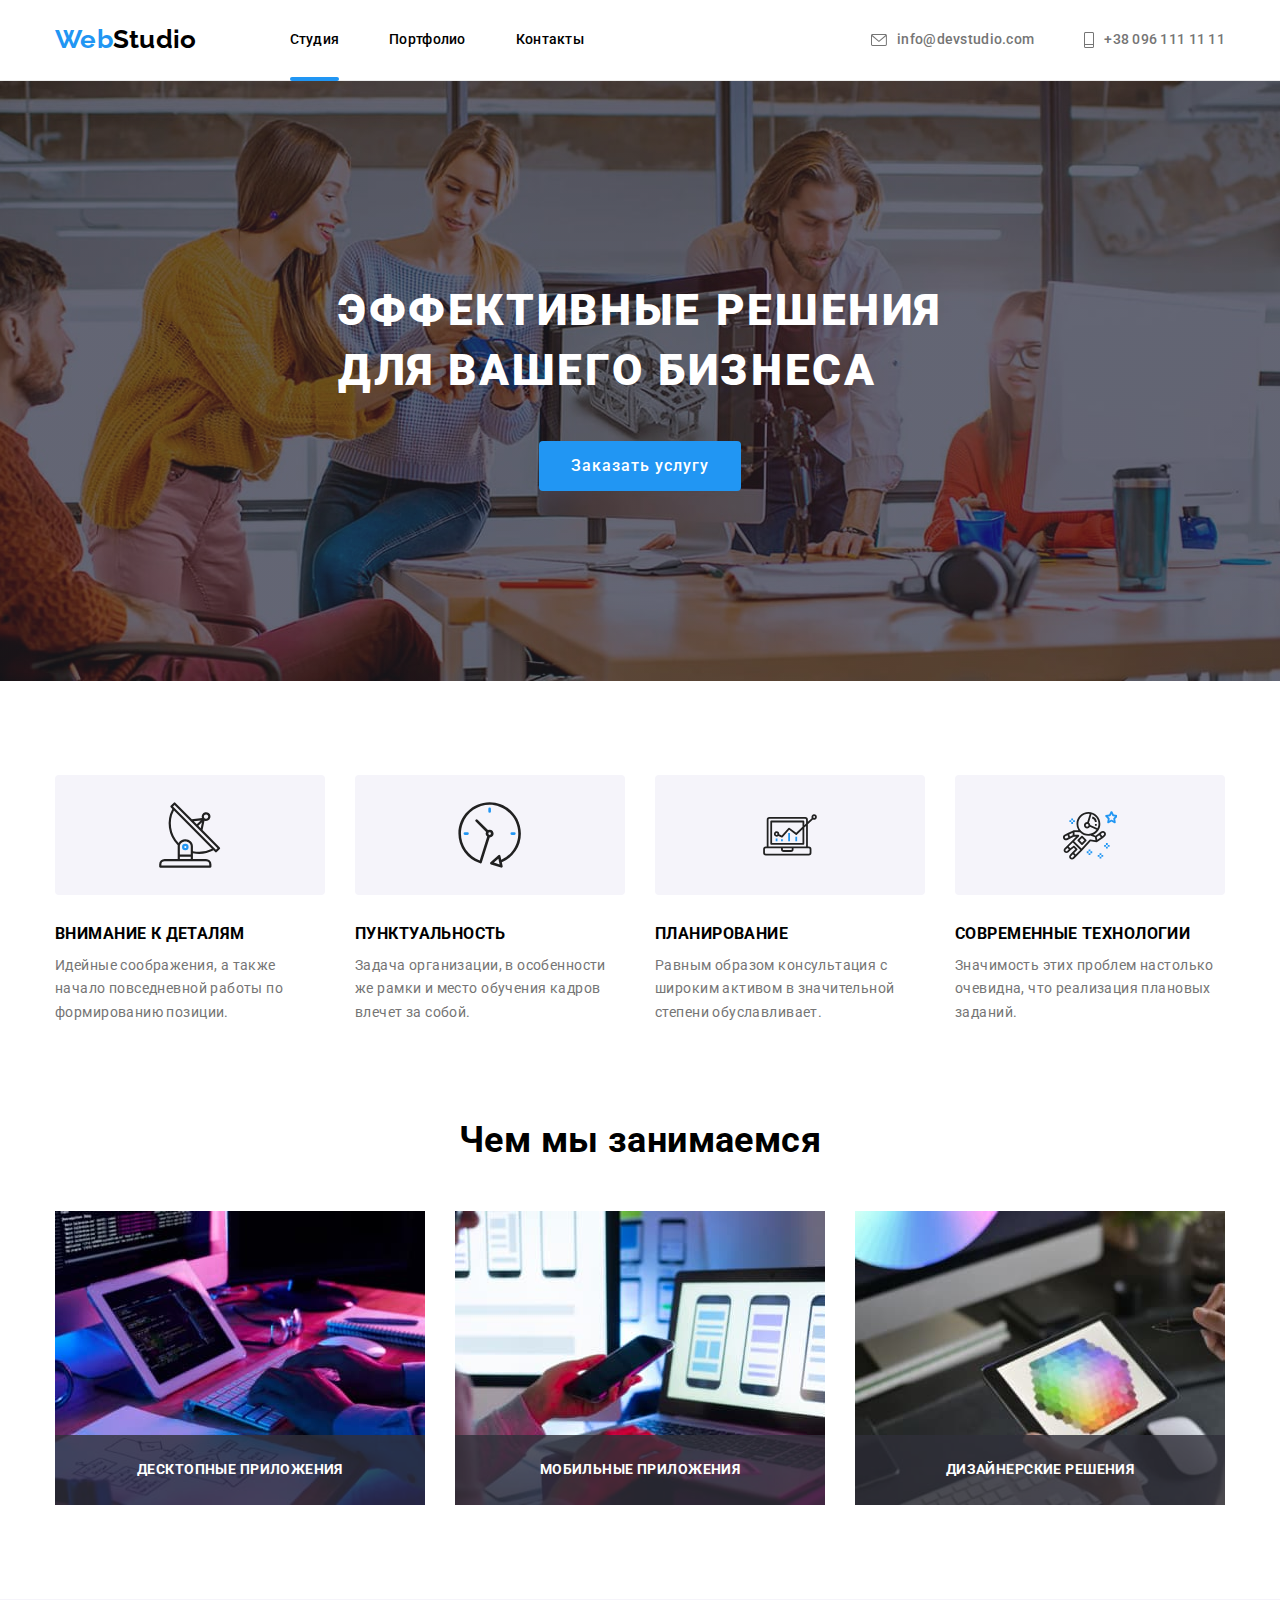
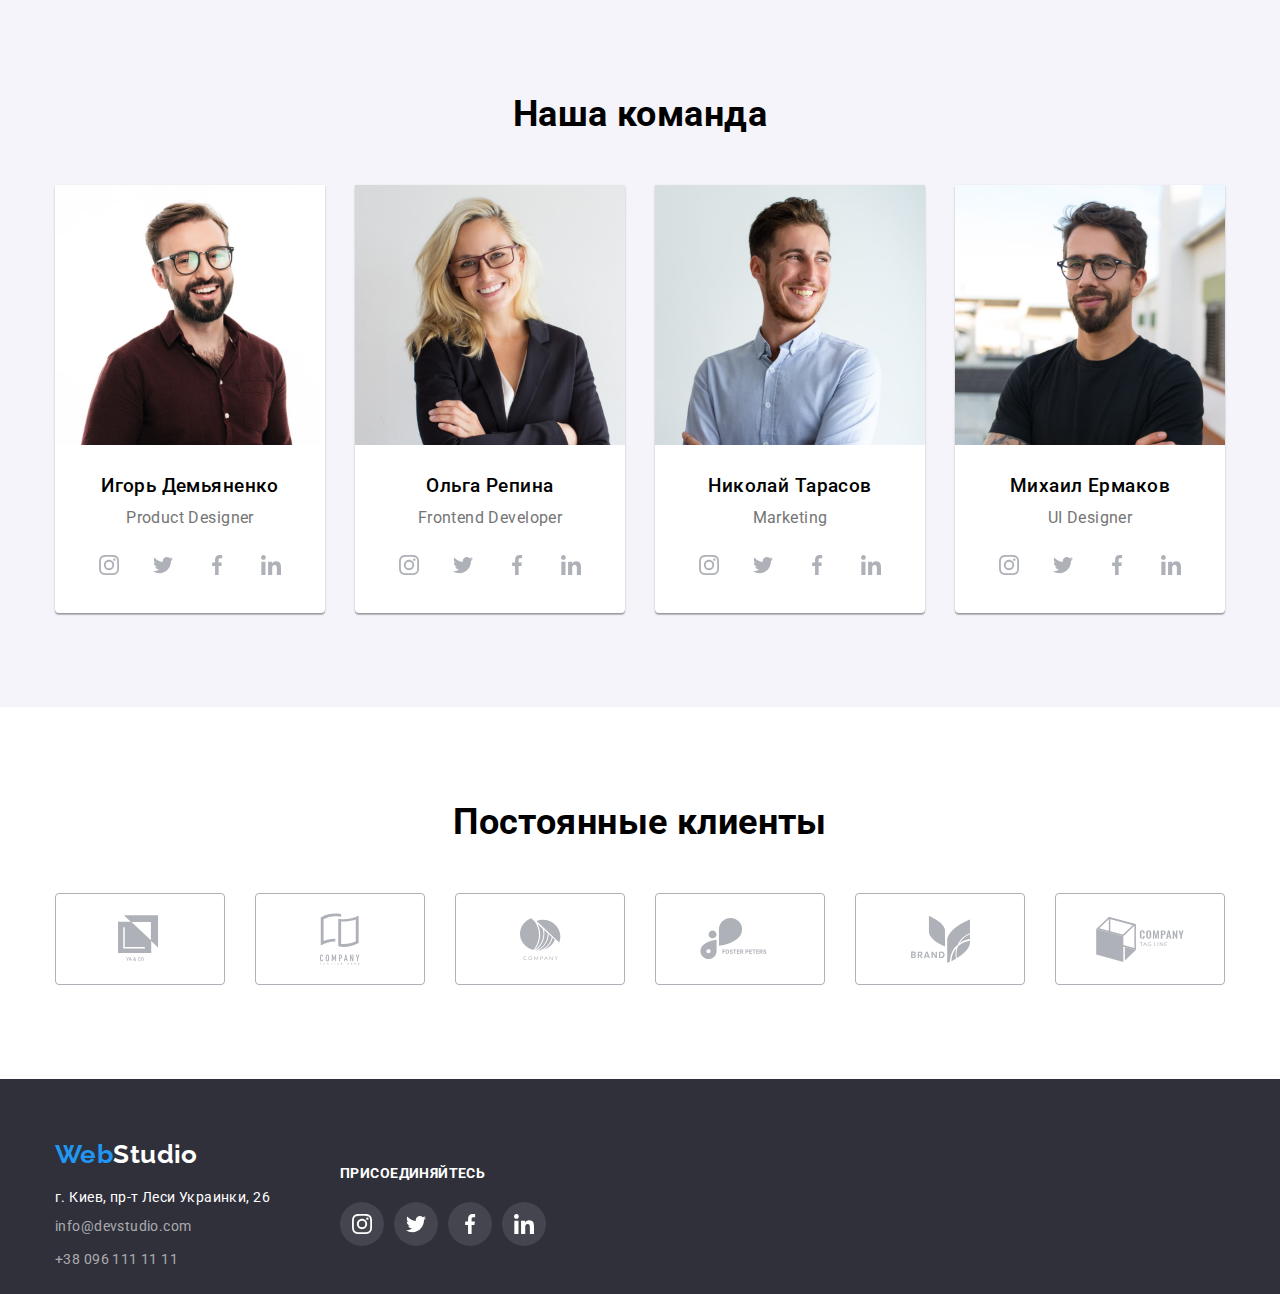
<file: index.html>
<!DOCTYPE html>
<html lang="en">

<head>
    <meta charset="UTF-8">
    <meta name="viewport" content="width=device-width, initial-scale=1.0">
    <title>home-work-1</title>
    <link rel="stylesheet" href="https://cdnjs.cloudflare.com/ajax/libs/modern-normalize/1.0.0/modern-normalize.min.css">
    <link rel="stylesheet" href="css/style.css">
    <link rel="preconnect" href="https://fonts.gstatic.com">
    <link
        href="https://fonts.googleapis.com/css2?family=Raleway:wght@400;500;700;900&family=Roboto:wght@400;500;700;900&display=swap"
        rel="stylesheet">
        <link rel="stylesheet" href="https://cdnjs.cloudflare.com/ajax/libs/animate.css/4.1.1/animate.min.css" />
</head>

<body>

    <header class="navigation ">  
         
        <div class="container ">
        <!-- Верхнее меню -->
           
                  <!-- лого -->
                     <a class="logo animate__pulse link" href="./index.html" ><span class="web">Web</span>Studio </a>
                     <nav>   
                    <ul class=" manu-container list ">
                    <li class="menu-item"><a class="menu active-menu link" href="./portfolio.html">Студия</a></li>
                    <li class="menu-item"><a class="menu link" href="./portfolio.html">Портфолио</a></li>
                    <li class="menu-item"><a class="menu link" href="">Контакты</a></li>
                </ul>
            </nav>
            
                   <!-- Contacts -->
            <ul class=" tel-container list" >
                <li class="menu-item"><a class="tel link" href="mailto:info@devstudio.com">
                     <svg class="contact-icon">
                         <use href="./images/symbol-defs.svg#icon-mail"></use>
                     </svg> info@devstudio.com</a></li>
                <li class="menu-item"><a class="tel link" href="tel:+380961111111" >
                    <svg class="tel-icon">
                        <use href="./images/symbol-defs.svg#icon-tel"></use>
                    </svg>
                   <span>+38 096 111 11 11</span> </a></li>
            </ul>
        </div>
    </header>

    <main>
        <!-- Секция контента -->
        <section class="banner">
            <div class="container">
                <div class="overlay">
            <h1>ЭФФЕКТИВНЫЕ РЕШЕНИЯ <br> ДЛЯ ВАШЕГО БИЗНЕСА</h1>
            <button class="main-button" data-modal-open>Заказать услугу</button>
            <!-- Баннер -->
           </div>
         </div>
        </section>

        <section class="advantages space-sections ">
            <div class="container">
            <h2 class="visually-hidden">Наши достоинства</h2>
          
            <ul class="list advantages-list">
                <li class="list-item ">
                        <div class="icon-thumb">
                            <svg class="icon" width="65.32" height="70">
                                <use href="./images/symbol-defs.svg#icon-antenna"></use>
                            </svg>
                        </div>
                        <div class="description">
                    <h3>ВНИМАНИЕ К ДЕТАЛЯМ</h3>
                    <p> Идейные соображения, а также начало повседневной работы по формированию позиции.</p>
                </div>
                </li>

                <li class="list-item">
                    <div class="icon-thumb">
                        <svg class="icon" width="65.32" height="70">
                            <use href="./images/symbol-defs.svg#icon-clock"></use>
                        </svg>
                    </div>
                    <div class="description">
                    <h3>ПУНКТУАЛЬНОСТЬ</h3>
                    <p> Задача организации, в особенности же рамки и место обучения кадров влечет за собой.</p>
                    </div>
                 </li>
                <li class="list-item">
                    <div class="icon-thumb">
                        <svg class="icon" width="70" height="53.69">
                            <use href="./images/symbol-defs.svg#icon-diagram"></use>
                        </svg>
                    </div>
                    <div class="description">
                    <h3> ПЛАНИРОВАНИЕ</h3>
                    <p> Равным образом консультация с широким активом в значительной степени обуславливает.</p>
                    </div>  
                </li>
                <li class="list-item">
                    <div class="icon-thumb">
                        <svg class="icon" width="54.83" height="60.66">
                            <use href="./images/symbol-defs.svg#icon-astronaut"></use>
                        </svg>
                    </div>
                    <div class="description">
                    <h3>СОВРЕМЕННЫЕ ТЕХНОЛОГИИ</h3>
                    <p>Значимость этих проблем настолько очевидна, что реализация плановых заданий.</p>
              </div>  
            </li>
            </ul>
        </div>
        </section>

        <section class="what-we-do">
            <div class="container ">
            <h2>Чем мы занимаемся</h2>
            <ul class="list img-examples">
                <li class="img-examples-item">
                    <div class="img-examples-thumb">
                        <img src="./images/cycl.jpg" alt="цыклы" width="370">
                   <p class="img-examples-text">ДЕСКТОПНЫЕ ПРИЛОЖЕНИЯ</p> 
                </div>
            </li>
                <li class="img-examples-item">
                    <div class="img-examples-thumb">
                        <img src="./images/device.jpg" alt="девайсы" width="370">
                        <p class="img-examples-text">МОБИЛЬНЫЕ ПРИЛОЖЕНИЯ</p>
                    </div>
                </li>
                <li class="img-examples-item">
                <div class="img-examples-thumb"> 
                    <img src="./images/color.jpg" alt="Цветная диаграмма" width="370">
                    <P class="img-examples-text">ДИЗАЙНЕРСКИЕ РЕШЕНИЯ</P>
                </div>
            </li>
            </ul>
        </div>
        </section>

        <section class="team space-sections">
            <div class="container">
            <h2>Наша команда</h2>
            <ul class="list team-list ">
                <li class="team-person">
                    <img src="images/product-designer.jpg" alt="красавчик1" width="270">
                    <div class="about-person">
                            <h3>Игорь Демьяненко</h3> <p>Product Designer</p> 
                    </div>
                       <ul class="list social-list">
                           <li class="social-list-item">
                               <a href="#" class="social-active-link" >
                                   <svg class="social-list-icon">
                                       <use href="./images/symbol-defs.svg#icon-instagram"></use>
                                   </svg>
                               </a>
                           </li>
                           <li class="social-list-item">
                               <a href="#" class="social-active-link">
                                   <svg class="social-list-icon">
                                       <use href="./images/symbol-defs.svg#icon-twitter"></use>
                                   </svg>
                               </a>
                           </li>
                           <li class="social-list-item">
                               <a href="#" class="social-active-link">
                                   <svg class="social-list-icon">
                                       <use href="./images/symbol-defs.svg#icon-facebook"></use>
                                   </svg>
                               </a>
                           </li>
                           <li class="social-list-item">
                               <a href="#" class="social-active-link">
                                   <svg class="social-list-icon">
                                       <use href="./images/symbol-defs.svg#icon-linkedin"></use>
                                   </svg>
                               </a>
                           </li>
                       </ul>
                             </li>
                <li class="team-person">
                        <img src="images/frontend-developer.jpg" alt="блондинка" width="270">
                        <div class="about-person">
                                                  <h3>Ольга Репина</h3> <p>Frontend Developer</p> 
                                    </div> 
                                    <ul class="social-list">
                                        <li class="social-list-item">
                                            <a href="#" class="social-active-link">
                                                
                                                <svg class="social-list-icon">
                                                    <use href="./images/symbol-defs.svg#icon-instagram"></use>
                                                </svg>
                                            </a>
                                        </li>
                                        <li class="social-list-item">
                                            <a href="#" class="social-active-link">
                                                
                                                <svg class="social-list-icon">
                                                    <use href="./images/symbol-defs.svg#icon-twitter"></use>
                                                </svg>
                                            </a>
                                        </li>
                                        <li class="social-list-item">
                                            <a href="#" class="social-active-link">
                                              
                                                <svg class="social-list-icon">
                                                    <use href="./images/symbol-defs.svg#icon-facebook"></use>
                                                </svg>
                                            </a>
                                        </li>
                                        <li class="social-list-item">
                                            <a href="#" class="social-active-link">
                                                
                                                <svg class="social-list-icon">
                                                    <use href="./images/symbol-defs.svg#icon-linkedin"></use>
                                                </svg>
                                            </a>
                                        </li>
                                    </ul>
                                </li>
                <li class="team-person">
                    <img src="images/marketing.jpg" alt="красавчик2" width="270">
                    <div class="about-person">
                            <h3>Николай Тарасов</h3> <p>Marketing</p> 
               </div> 
            <ul class="social-list">
                <li class="social-list-item">
                    <a href="#" class="social-active-link">
                        
                        <svg class="social-list-icon">
                            <use href="./images/symbol-defs.svg#icon-instagram"></use>
                        </svg>
                    </a>
                </li>
                <li class="social-list-item">
                    <a href="#" class="social-active-link">
                        
                        <svg class="social-list-icon">
                            <use href="./images/symbol-defs.svg#icon-twitter"></use>
                        </svg>

                    </a>
                </li>
                <li class="social-list-item">
                    <a href="#" class="social-active-link">
            
                        <svg class="social-list-icon">
                            <use href="./images/symbol-defs.svg#icon-facebook"></use>
                        </svg>
                    </a>
                </li>
                <li class="social-list-item">
                    <a href="#" class="social-active-link">
                    
                        <svg class="social-list-icon">
                            <use href="./images/symbol-defs.svg#icon-linkedin"></use>
                        </svg>
                    </a>
                </li>
            </ul>
            </li >
                <li class="team-person">
                     <img src="images/ui-designer.jpg" alt="красавчик3" width="270">
                    <div class="about-person">
                                                    <h3>Михаил Ермаков</h3><p>UI Designer</p> 
                                  </div> 
                                <ul class="social-list">
                                    <li class="social-list-item">
                                        <a href="#" class="social-active-link">
                                        
                                            <svg class="social-list-icon" width='20' height='20'> 
                                                <use href="./images/symbol-defs.svg#icon-instagram"></use>
                                            </svg>
                                        </a>
                                    </li>
                                    <li class="social-list-item">
                                        <a href="#" class="social-active-link">
                                            
                                            <svg class="social-list-icon">
                                                <use href="./images/symbol-defs.svg#icon-twitter"></use>
                                            </svg>
                                        </a>
                                    </li>
                                    <li class="social-list-item">
                                        <a href="#" class="social-active-link">
                                         
                                            <svg class="social-list-icon">
                                                <use href="./images/symbol-defs.svg#icon-facebook"></use>
                                            </svg>
                                        </a>
                                    </li>
                                    <li class="social-list-item">
                                        <a href="#" class="social-active-link">
                                           
                                            <svg class="social-list-icon">
                                                <use href="./images/symbol-defs.svg#icon-linkedin"></use>
                                            </svg>
                                        </a>
                                    </li>
                                </ul>
                                 </li>
            </ul>
        </div>
        </section>
        <section class="regular-customers space-sections">
            <div class="container">
                <h2>Постоянные клиенты</h2>
                <ul class="list regular-customer-list">
                    <li class="regular-customer-item">
                        <a href="" class="customer-icon-thumb" >
                        <svg class="regular-customer-icon" width='44.27' height='49.23'>
                            <use href="./images/symbol-defs.svg#icon-client-1"  ></use>
                        </svg></a>
                    </li>
                    <li class="regular-customer-item">
                        <a href="" class="customer-icon-thumb" >
                        <svg class="regular-customer-icon" width='40' height='52'>
                            <use href="./images/symbol-defs.svg#icon-client-2"></use>
                        </svg> </a>
                    </li>
                    <li class="regular-customer-item">
                        <a href="" class="customer-icon-thumb" >
                        <svg class="regular-customer-icon" width='41' height='42.6'>
                            <use href="./images/symbol-defs.svg#icon-client-3"></use>
                        </svg></a>
                    </li>
                    <li class="regular-customer-item">
                        <a href="" class="customer-icon-thumb">
                        <svg class="regular-customer-icon" width='79.66' height='42.02'>
                            <use href="./images/symbol-defs.svg#icon-client-4" ></use>
                        </svg></a>
                    </li>
                    <li class="regular-customer-item">
                        <a href="" class="customer-icon-thumb">
                        <svg class="regular-customer-icon" width='59' height='47'>
                            <use href="./images/symbol-defs.svg#icon-client-5"></use>
                        </svg></a>
                    </li>
                    <li class="regular-customer-item">
                        <a href="" class="customer-icon-thumb">
                        <svg class="regular-customer-icon" width='88.48' height='45.44' >
                            <use href="./images/symbol-defs.svg#icon-client-6" ></use>
                        </svg></a>
                    </li>
                </ul>
            </div>

        </section>
    </main>
    <footer class="footer">
        <section class="footer-block">
        <div class="container">
<div class="address-block">
    <a class="logo link" href="./index.html" ><span class="web">Web</span>Studio</a>
        <address>    
        <ul class="list ">
            <li class="list-address" ><a class="address link" href="https://goo.gl/maps/1f1QQt4f7jHyv9yu5" target="_blank" >г. Киев, пр-т Леси Украинки, 26</a></li>
            <li class="list-address"><a class="contacts link" href="mailto:info@devstudio.com">info@devstudio.com</a></li>
            <li class="list-address"><a class="contacts link" href="tel:+380961111111">+38 096 111 11 11</a></li>
        </ul>
        </address>
    </div>
        <div class="soc-contact">
            <p>ПРИСОЕДИНЯЙТЕСЬ</p>
    <ul class="list social-contacts-list">
        <li class="social-contacts-item">
            <a href="#" class="social-cont-link">
                <svg class="social-contacts-icon">
                    <use href="./images/symbol-defs.svg#icon-instagram" width='20' height='20'></use>
                </svg>
            </a>
        </li>
        <li class="social-contacts-item">
            <a href="#" class="social-cont-link">
                <svg class="social-contacts-icon">
                    <use href="./images/symbol-defs.svg#icon-twitter" width='20' height='20'></use>
                </svg>
            </a>
        </li>
        <li class="social-contacts-item">
            <a href="#" class="social-cont-link">
                <svg class="social-contacts-icon">
                    <use href="./images/symbol-defs.svg#icon-facebook" width='20' height='20'></use>
                </svg>
            </a>
        </li>
        <li class="social-contacts-item">
            <a href="#" class="social-cont-link">
                <svg class="social-contacts-icon">
                    <use href="./images/symbol-defs.svg#icon-linkedin" width='20' height='20'></use>
                </svg>
            </a>
        </li>
    </ul>
</div>
    </div>
</section>
    </footer>
        <!-- Модальное окно  is-hidden-->
        
        <div class="backdrop is-hidden" data-modal>
            <div class="modal">
                <button class="modal-close-btn" data-modal-close>
                    <svg class="close">
                        <use href="./images/symbol-defs.svg#icon-close-black"></use>
                    </svg>
                </button>
        
            </div>
        </div>
<script src="./js/modal.js"></script>
</body>


</html>
</file>
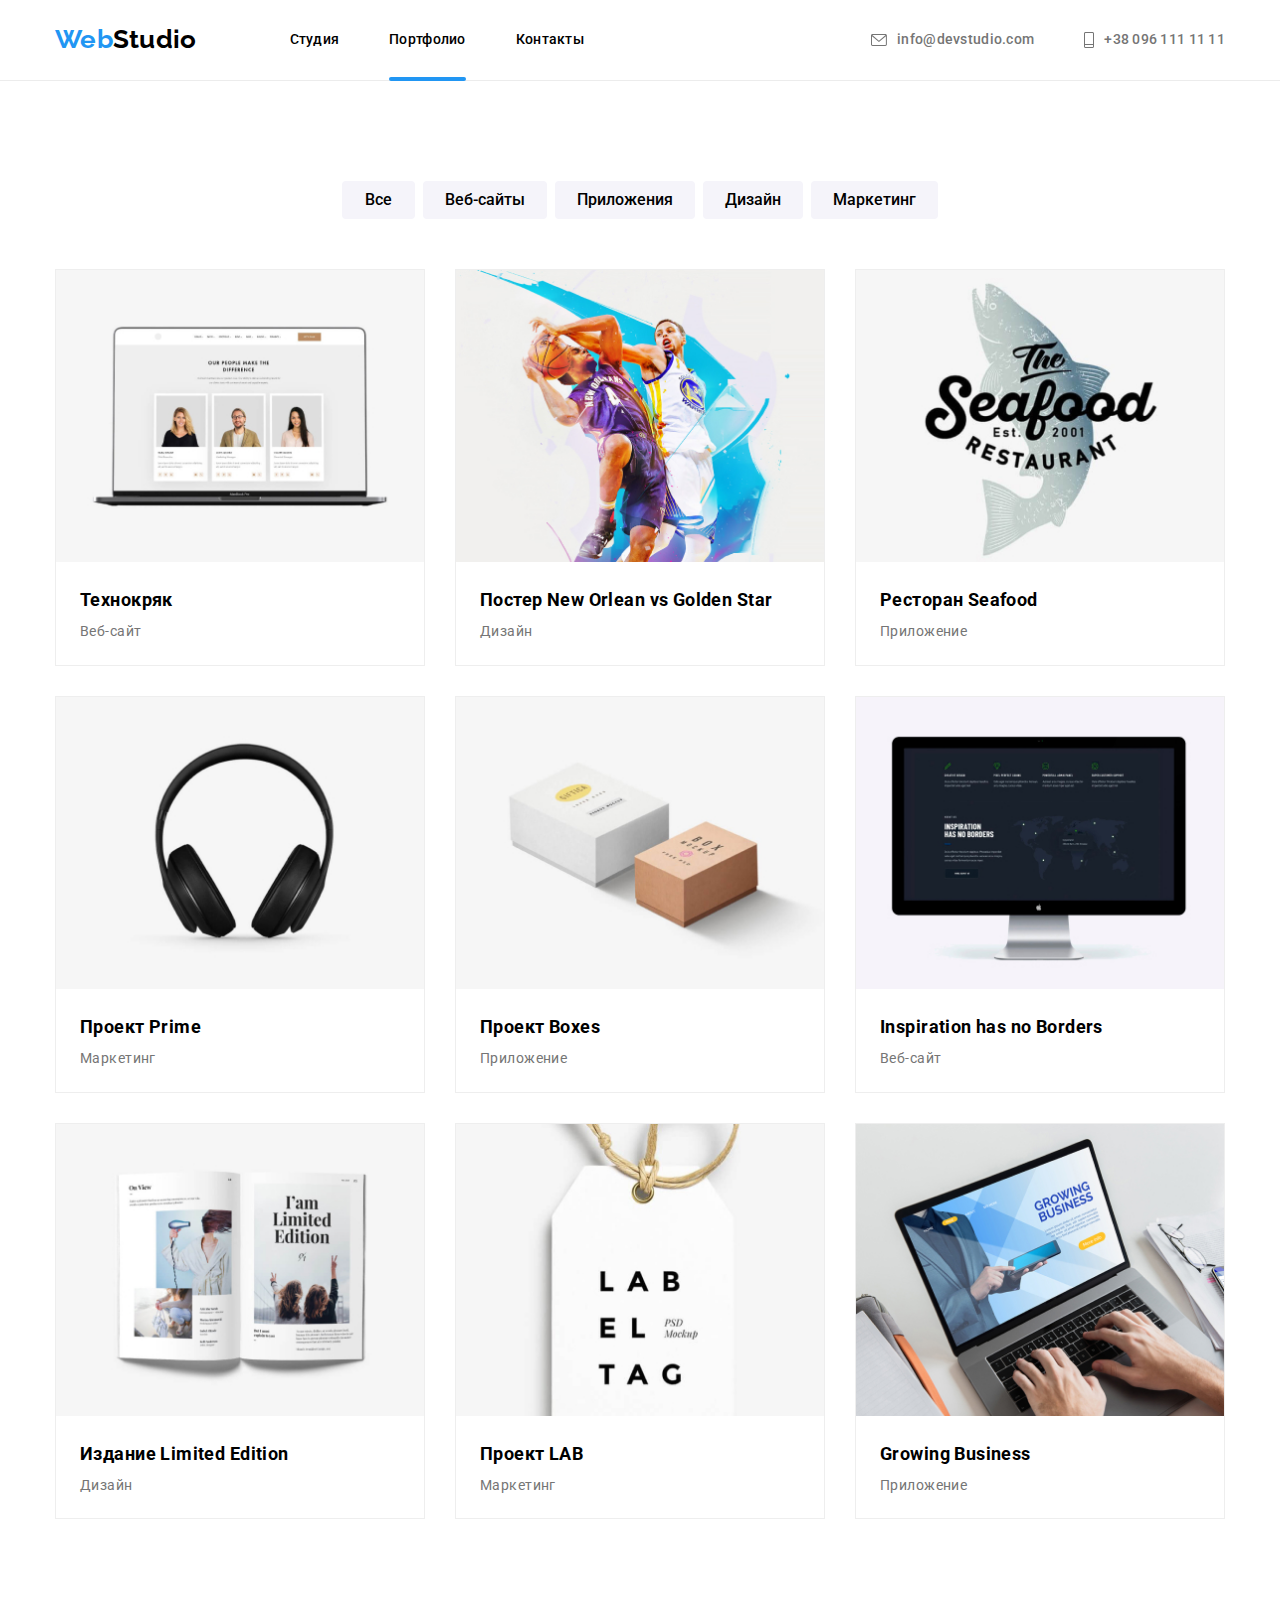
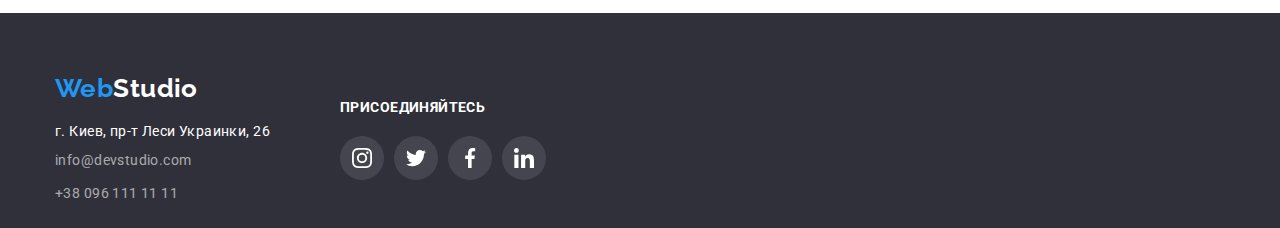
<file: portfolio.html>
<!DOCTYPE html>
<html lang="en">
<head>
    <meta charset="UTF-8">
    <meta name="viewport" content="width=device-width, initial-scale=1.0">
    <title>Portfolio</title>
    <link rel="stylesheet" href="https://cdnjs.cloudflare.com/ajax/libs/modern-normalize/1.0.0/modern-normalize.min.css">
    <link rel="stylesheet" href="css/style.css">
    <link rel="stylesheet" href="css/portfolio_style.css">
    <link rel="preconnect" href="https://fonts.gstatic.com">
    <link
        href="https://fonts.googleapis.com/css2?family=Raleway:wght@400;500;700;900&family=Roboto:wght@400;500;700;900&display=swap"
        rel="stylesheet">
</head>
<body>
    <header class="navigation">
<div class="container">
    <!-- Верхнее меню -->

    <!-- лого -->
    <a class="logo animate__pulse link" href="./index.html"><span class="web">Web</span>Studio </a>
<nav>
    <ul class=" manu-container list">
        <li class="menu-item"><a class="menu  link" href="./index.html">Студия</a></li>
        <li class="menu-item"><a class="menu active-menu link" href="./portfolio.html">Портфолио</a></li>
        <li class="menu-item"><a class="menu link" href="">Контакты</a></li>
    </ul>
</nav>

    <!-- Contacts -->
    <ul class=" tel-container list">
        <li class="menu-item"><a class="tel link" href="mailto:info@devstudio.com">
                <svg class="contact-icon">
                    <use href="./images/symbol-defs.svg#icon-mail"></use>
                </svg> info@devstudio.com</a></li>
        <li class="menu-item"><a class="tel link" href="tel:+380961111111">
                <svg class="tel-icon">
                    <use href="./images/symbol-defs.svg#icon-tel"></use>
                </svg>
                <span>+38 096 111 11 11</span> </a></li>
    </ul>
</div>
    </header>

<main>
        <section class="example-list-space" >
            <div class="container">
    <ul class="filter list">
        <li> <button class="modal-btn" type="button"> Все </button> </li>
        <li> <button class="modal-btn" type="button"> Веб-сайты </button> </li>
        <li> <button class="modal-btn" type="button"> Приложения </button> </li>
        <li> <button class="modal-btn" type="button"> Дизайн </button> </li>
        <li> <button class="modal-btn" type="button"> Маркетинг </button> </li>
    </ul>

<ul class="list example-list" >
    <li class="example">
     <a class="link shadow-link" href="#">
          <article class="card">
            <div class="card-thumb">
        <img src="portfolio_images/tehnokryak.jpg" alt="пример веб сайта" >
    <p class="hidden-text">Технокряк это современная площадка распространения коронавируса. Компании используют эту
        платформу для цифрового
        шпионажа и атак на защищённые сервера конкурентов.</p>
    </div>

        <div class="example-info">
        <h3 class ="example-title"> Технокряк </h3> 
        <p> Веб-сайт </p> 
    </div>   
</article>
</a>
    </li>

    <li class="example">
      <a class="link shadow-link" href="#">  
          <article class="card">
            <div class="card-thumb">
        
        <img src="portfolio_images/poster_golden_star.jpg" alt="пример постера о баскетболе" >  
    <p class="hidden-text">Технокряк это современная площадка распространения коронавируса. Компании используют эту
        платформу для цифрового
        шпионажа и атак на защищённые сервера конкурентов.</p>
    </div>  
        <div class="example-info">
        <h3 class ="example-title"> Постер New Orlean vs Golden Star </h3> 
        <p> Дизайн </p>
     </div> 
        </article>
     </a>
    </li>

    <li class="example">
      <a class="link shadow-link" href="#"> <article class="card">
            <div class="card-thumb">
        
            <img src="portfolio_images/seafood.jpg" alt="пример приложения для ресторана" >  
        <p class="hidden-text">Технокряк это современная площадка распространения коронавируса. Компании используют эту
            платформу для цифрового
            шпионажа и атак на защищённые сервера конкурентов.</p>
        </div>   
            <div class="example-info">
        <h3 class ="example-title"> Ресторан Seafood </h3> 
            <p> Приложение </p>
            </div>    
        </article>
    </a>
    </li>

    <li class="example">
         <a class="link shadow-link" href="#">    
             <article class="card">
                <div class="card-thumb">
               <img src="portfolio_images/prime.jpg" alt="наушники" >
        <p class="hidden-text">Технокряк это современная площадка распространения коронавируса. Компании используют эту
            платформу для цифрового
            шпионажа и атак на защищённые сервера конкурентов.</p>
            </div>
            <div class="example-info">
            <h3 class ="example-title"> Проект Prime </h3> 
            <p> Маркетинг </p> 
         </div>    
            </article>
        </a>
    </li>

    <li class="example">
          <a class="link shadow-link" href="#">
                <article class="card">
                <div class="card-thumb">
            <img src="portfolio_images/boxes.jpg" alt="белая и рыжая коробки" >
        <p class="hidden-text">Технокряк это современная площадка распространения коронавируса. Компании используют эту
            платформу для цифрового
            шпионажа и атак на защищённые сервера конкурентов.</p>
        </div> 
            <div class="example-info">
            <h3 class ="example-title"> Проект Boxes </h3> 
            <p> Приложение </p> 
         </div>
                
            </article>
         </a>
    </li>

    <li class="example">
        <a class="link shadow-link" href="#">
             <article class="card">
                <div class="card-thumb">        
            <img src="portfolio_images/inspiration.jpg" alt="монитор компьютера" >
        <p class="hidden-text">Технокряк это современная площадка распространения коронавируса. Компании используют эту
            платформу для цифрового
            шпионажа и атак на защищённые сервера конкурентов.</p>
        </div>   
            <div class="example-info">
            <h3 class ="example-title"> Inspiration has no Borders </h3>
            <p> Веб-сайт </p> 
        </div>
               
            </article>
        </a>
    </li>

    <li class="example">
        <a class="link shadow-link" href="#">
                <article class="card">
                <div class="card-thumb">       
            <img src="portfolio_images/limited_edition.jpg" alt="развернутый журнал" >
    <p class="hidden-text">Технокряк это современная площадка распространения коронавируса. Компании используют эту
        платформу для цифрового
        шпионажа и атак на защищённые сервера конкурентов.</p>
        </div>  
            <div class="example-info">
            <h3 class ="example-title"> Издание Limited Edition </h3> 
            <p> Дизайн </p>
        </div>
               
            </article>
        </a>
    </li>
    <li class="example">
        <a class="link shadow-link" href="#">
              <article class="card">
                <div class="card-thumb">        
            <img src="portfolio_images/lab.jpg" alt="ярлык" >
    <p class="hidden-text">Технокряк это современная площадка распространения коронавируса. Компании используют эту
        платформу для цифрового
        шпионажа и атак на защищённые сервера конкурентов.</p>
        </div>  
            <div class="example-info">
            <h3 class="example-title"> Проект LAB </h3>
            <p> Маркетинг </p>
        </div>
                
            </article>
        </a>
    </li>

    <li class="example">
      <a class="link shadow-link" href="#">     
          <article class="card">
                <div class="card-thumb">        
            <img src="portfolio_images/grow_business.jpg" alt="пример приложения для развития бизнеса" >
    <p class="hidden-text">Технокряк это современная площадка распространения коронавируса. Компании используют эту
        платформу для цифрового
        шпионажа и атак на защищённые сервера конкурентов.</p>
        </div>   
            <div class="example-info">
            <h3 class ="example-title"> Growing Business </h3> 
            <p> Приложение </p>
        </div>
                
            </article> 
        </a>
    </li>
</ul> 
</div>
</section>
</main>

    <footer class="footer">
        <section class="footer-block">
            <div class="container">
                <div class="address-block">
                    <a class="logo link" href="./index.html"><span class="web">Web</span>Studio</a>
                    <address>
                        <ul class="list ">
                            <li class="list-address"><a class="address link" href="https://goo.gl/maps/1f1QQt4f7jHyv9yu5"
                                    target="_blank">г. Киев, пр-т Леси Украинки, 26</a></li>
                            <li class="list-address"><a class="contacts link"
                                    href="mailto:info@devstudio.com">info@devstudio.com</a></li>
                            <li class="list-address"><a class="contacts link" href="tel:+380961111111">+38 096 111 11 11</a>
                            </li>
                        </ul>
                    </address>
                </div>
                <div class="soc-contact">
                    <p>ПРИСОЕДИНЯЙТЕСЬ</p>
                    <ul class="list social-contacts-list">
                        <li class="social-contacts-item">
                            <a href="#" class="social-cont-link">
                                <svg class="social-contacts-icon">
                                    <use href="./images/symbol-defs.svg#icon-instagram" width='20' height='20'></use>
                                </svg>
                            </a>
                        </li>
                        <li class="social-contacts-item">
                            <a href="#" class="social-cont-link">
                                <svg class="social-contacts-icon">
                                    <use href="./images/symbol-defs.svg#icon-twitter" width='20' height='20'></use>
                                </svg>
                            </a>
                        </li>
                        <li class="social-contacts-item">
                            <a href="#" class="social-cont-link">
                                <svg class="social-contacts-icon">
                                    <use href="./images/symbol-defs.svg#icon-facebook" width='20' height='20'></use>
                                </svg>
                            </a>
                        </li>
                        <li class="social-contacts-item">
                            <a href="#" class="social-cont-link">
                                <svg class="social-contacts-icon">
                                    <use href="./images/symbol-defs.svg#icon-linkedin" width='20' height='20'></use>
                                </svg>
                            </a>
                        </li>
                    </ul>
                </div>
            </div>
        </section>
    </footer>
   
</body>
</html>
</file>
<file: css/style.css>
:root {
  --primary-text-color: #757575;
  --title-text-color: #000000;
  --hover-text-color: #2196f3;
  --accent-text-color: #ffffff;
  --bgc-icon: #f5f4fa;
  --fill-icon: #afb1b8;
  --big-space: 94px;
  --betw-space: 30px;
  --menu-space: 32px;
  --transition-menu: color 250ms cubic-bezier(0.4, 0, 0.2, 1);
}

h1,
h2,
h3,
p {
  margin: 0;
}

ul {
  padding: 0;
  margin: 0;
}

.list {
  list-style: none;
}
.link {
  text-decoration: none;
  font-style: normal;
}
img {
  display: block;
  max-width: 100%;
}

.visually-hidden {
  position: absolute;
  clip: rect(0 0 0 0);
  width: 1px;
  height: 1px;
  margin: -1px;
}

body {
  font-family: "Roboto", sans-serif;
  font-weight: 400;
  font-size: 14px;
  line-height: 1.14;
  letter-spacing: 0.03em;
}
.container {
  width: 1200px;
  margin: 0px auto;
  padding-left: 15px;
  padding-right: 15px;
}

.navigation .container {
  display: flex;
  align-items: center;
}

/* Navigation */

.navigation {
  text-align: center;
  font-weight: 500;
  letter-spacing: 0.02em;
  border-bottom: 1px solid #ececec;
}

.manu-container {
  display: flex;
}

.menu {
  display: block;
  padding-top: var(--menu-space);
  padding-bottom: var(--menu-space);
  transition: var(--transition-menu);
}

.menu-item {
  position: relative;
}

.active-menu:after {
  content: "";
  display: block;
  position: absolute;
  left: 0;
  bottom: 0;
  width: 100%;
  height: 4px;
  border-radius: 2px;
  background-color: var(--hover-text-color);
  outline: var(--hover-text-color);
  margin-bottom: -1px;
}

.menu-item:not(:last-child) {
  margin-right: 50px;
}

.menu,
.menu:visited {
  color: var(--title-text-color);
  text-decoration: none;
}
.tel-container {
  display: flex;
  margin-left: auto;
}
/* contacts */

.tel,
.tel:visited {
  color: var(--primary-text-color);
  transition: var(--transition-menu);
}
.tel {
  display: flex;
  align-items: center;
  padding-top: var(--menu-space);
  padding-bottom: var(--menu-space);
}

.menu:hover,
.menu:focus,
.tel:hover,
.tel:focus,
.tel:hover > svg,
.tel:focus > svg {
  fill: var(--hover-text-color);
  color: var(--hover-text-color);
  outline: none;
}
.contact-icon {
  width: 16px;
  height: 12px;
  margin-right: 10px;
  fill: var(--primary-text-color);
}
.tel-icon {
  margin: 0;
  width: 10px;
  height: 16px;
  margin-right: 10px;
  fill: var(--primary-text-color);
}

/* LOGO */
.web {
  color: var(--hover-text-color);
}
.logo,
.logo:visited {
  font-family: "Raleway", sans-serif;
  font-style: normal;
  font-weight: 700;
  color: var(--title-text-color);
  font-size: 26px;
  line-height: 1.19;

  padding-top: 24px;
  padding-bottom: 25px;
  margin-right: 93px;

  animation-duration: 250ms;
}

/* HERO */
.banner {
  max-width: 1600px;
  height: 600px;

  margin: 0px auto;
  padding: 200px 0px 280px 0px;
  background: #2f303a;
  background-image: linear-gradient(
      rgba(47, 48, 58, 0.4),
      rgba(47, 48, 58, 0.4)
    ),
    url("../images/hero.jpg");
  background-repeat: no-repeat;
  background-size: cover;
  background-position: center;
}

.overlay {
  display: flex;
  flex-direction: column;
  align-items: center;
}
.main-button {
  background-color: var(--hover-text-color);
  color: var(--accent-text-color);
  font-size: 16px;
  line-height: 1.88;
  font-weight: 500;
  letter-spacing: 0.06em;
  cursor: pointer;

  border-radius: 4px;
  border: none;
  margin-top: 40px;
  padding-top: 10px;
  padding-bottom: 10px;
  padding-left: var(--menu-space);
  padding-right: var(--menu-space);
}

.space-sections {
  padding-top: var(--big-space);
  padding-bottom: var(--big-space);
}

h1 {
  color: var(--accent-text-color);
  font-weight: 900;
  font-size: 44px;
  line-height: 1.36;
  letter-spacing: 0.06em;
}
/* первый блок */

.advantages-list {
  display: flex;
}

.list-item {
  display: flex;
  flex-direction: column;
  max-width: 270px;
}
.icon-thumb {
  display: flex;
  align-items: center;
  justify-content: center;
  width: 100%;
  height: 120px;
  background-color: var(--bgc-icon);

  border-radius: 4px;
}
.description {
  padding-top: var(--betw-space);
}

.advantages p {
  color: var(--primary-text-color);
  line-height: 1.7;
}

.advantages h3 {
  padding-bottom: 10px;
}

.list-item:not(:last-child) {
  margin-right: var(--betw-space);
}

/* второй блок */

h2 {
  font-size: 36px;
  line-height: 1.17;
  font-weight: 700;
  color: var(--title-text-color);
  text-align: center;

  padding-bottom: 50px;
}

.what-we-do {
  padding-bottom: var(--big-space);
}

.img-examples {
  display: flex;
  align-items: center;
}

.img-examples-item:not(:last-child) {
  margin-right: var(--betw-space);
}
.img-examples-thumb {
  position: relative;
}
.img-examples-text {
  display: flex;
  height: 70px;
  width: 100%;
  align-items: center;
  justify-content: center;
  position: absolute;
  bottom: 0%;
  left: 0%;
  background-color: rgba(47, 48, 58, 0.8);
  /* padding: 27px 0px; */

  font-weight: 700;
  color: var(--accent-text-color);
}

/* 3 blok */
.team {
  background-color: #f5f4fa;
  color: var(--primary-text-color);
  font-size: 16px;
  line-height: 1.19;
}

.team h3 {
  color: var(--title-text-color);
  font-weight: 500;
  padding-bottom: 10px;
}

.team-list {
  display: flex;
  height: 428px;
}

.team-person {
  padding-bottom: var(--betw-space);
  background-color: var(--accent-text-color);
  border-radius: 0px 0px 4px 4px;
  box-shadow: 0px 1px 3px rgba(0, 0, 0, 0.12), 0px 1px 1px rgba(0, 0, 0, 0.14),
    0px 2px 1px rgba(0, 0, 0, 0.2);
}

.team-person:not(:last-child) {
  margin-right: var(--betw-space);
}
.about-person {
  display: flex;
  flex-direction: column;
  align-items: center;
  padding-top: var(--betw-space);
}
.social-list {
  display: flex;
  justify-content: center;
  padding-top: 16px;
}
.social-list-item {
  display: flex;
  align-items: center;
  justify-content: center;
  /* height: 44px;
  width: 44px; */
  border-radius: 50%;
}
.social-list-item:not(:last-child) {
  margin-right: 10px;
}

.social-active-link {
  display: flex;
  align-items: center;
  justify-content: center;
  height: 44px;
  width: 44px;
  border-radius: 50%;

  transition: background-color 250ms cubic-bezier(0.4, 0, 0.2, 1);
}

.social-list-icon {
  width: 20px;
  height: 20px;

  fill: var(--fill-icon);
  transition: fill 250ms cubic-bezier(0.4, 0, 0.2, 1);
}

.social-active-link:hover,
.social-active-link:focus,
.social-active-link:hover > svg,
.social-active-link:focus > svg {
  fill: var(--accent-text-color);
  background-color: var(--hover-text-color);
}

/* Regular customers */

.regular-customer-list {
  display: flex;
}

.regular-customer-item {
  display: flex;
  width: 170px;

  border: 1px solid var(--fill-icon);
  border-radius: 4px;
}
.regular-customer-item:not(:last-child) {
  margin-right: var(--betw-space);
}
.customer-icon-thumb {
  display: flex;
  align-items: center;
  justify-content: center;
  width: 100%;
  height: 90px;

  transition: var(--transition-menu);
}
.regular-customer-icon {
  fill: var(--fill-icon);
  transition: fill 250ms cubic-bezier(0.4, 0, 0.2, 1);
}

.customer-icon-thumb:hover > svg,
.customer-icon-thumb:focus > svg {
  fill: var(--hover-text-color);
}
.regular-customer-item:hover,
.customer-icon-thumb:focus {
  border: 1px solid var(--hover-text-color);
  outline: none;
}
/* Footer */

.footer {
  background: #2f303a;
}
.footer-block {
  height: 215px;
  padding-top: 60px;
}
.footer .container {
  display: flex;
  align-items: center;
}

.footer .logo {
  color: var(--accent-text-color);

  margin: 0px;
  padding: 0px;
}
.address-block {
  padding-right: 70px;
}
.footer address {
  padding-top: 20px;
}

.list-address:not(:last-child) {
  padding: 0px;
  margin-bottom: 9px;
}

.contacts,
.contacts:visited {
  line-height: 1.7;
  color: rgba(255, 255, 255, 0.6);
}
.address,
.address:visited {
  color: var(--accent-text-color);
}
.soc-contact p {
  color: var(--accent-text-color);
  line-height: 1.17;
  font-weight: 700;
}

.social-contacts-list {
  display: flex;
  justify-content: center;
  align-items: center;
  padding-top: 20px;
}
.social-contacts-item {
  width: 44px;
}
.social-cont-link {
  display: flex;
  align-items: center;
  justify-content: center;
  width: 100%;
  height: 44px;
  background-color: rgba(255, 255, 255, 0.1);
  border-radius: 50%;
  transition: background-color 250ms cubic-bezier(0.4, 0, 0.2, 1);
}
.social-contacts-icon {
  width: 20px;
  height: 20px;
  fill: var(--accent-text-color);
}
.social-cont-link:hover,
.social-contacts-icon:hover,
.social-cont-link:focus,
.social-contacts-icon:focus {
  fill: var(--accent-text-color);
  background-color: var(--hover-text-color);
}

.social-contacts-item:not(:last-child) {
  margin-right: 10px;
}

/* modal window */
.backdrop {
  position: fixed;
  top: 0;
  left: 0;
  width: 100%;
  height: 100%;
  background-color: rgba(0, 0, 0, 0.2);
}
.modal {
  position: absolute;
  top: 50%;
  left: 50%;
  transform: translate(-50%, -50%);

  width: 528px;
  height: 581px;
  background-color: var(--accent-text-color);
  box-shadow: 0px 1px 3px rgba(0, 0, 0, 0.12), 0px 1px 1px rgba(0, 0, 0, 0.14),
    0px 2px 1px rgba(0, 0, 0, 0.2);
  border-radius: 4px;
}
.backdrop.is-hidden {
  opacity: 0;
  visibility: hidden;
  pointer-events: none;
  transition: all 250ms cubic-bezier(0.4, 0, 0.2, 1);
}
.modal-close-btn {
  display: flex;
  position: absolute;
  align-items: center;
  justify-content: center;
  right: 8px;
  top: 8px;

  width: 30px;
  height: 30px;

  border: 1px solid rgba(0, 0, 0, 0.1);
  border-radius: 50%;
  outline: none;
  cursor: pointer;
}

.close {
  height: 11px;
  width: 11px;
}
</file>
<file: css/portfolio_style.css>
:root {
  --primary-text-color: #757575;
  --title-text-color: #000000;
  --hover-text-color: #2196f3;
  --accent-text-color: #ffffff;
  --big-space: 94px;
  --betw-space: 30px;
  --transition-menu: color 250ms cubic-bezier(0.4, 0, 0.2, 1);
}
h1,
h2,
h3,
p {
  margin: 0;
}

ul {
  padding: 0;
  margin: 0;
}
img {
  display: block;
  max-width: 100%;
}
.example-list-space {
  padding-top: 100px;
  padding-bottom: var(--big-space);
}

.filter {
  display: flex;
  justify-content: center;
}
.modal-btn {
  min-width: 73px;
  padding: 6px 22px;
  background: #f5f4fa;
  border-radius: 4px;
  outline: none;
  border: none;
  cursor: pointer;

  font-size: 16px;
  font-weight: 500;
  line-height: 1.63;

  transition: var(--transition-menu);
}
.filter li:not(:last-child) {
  margin-right: 8px;
}

.filter button:focus,
.filter button:hover {
  color: white;
  background: var(--hover-text-color);
  border: none;
  outline: none;
  box-shadow: 0px 3px 1px rgba(0, 0, 0, 0.1), 0px 1px 2px rgba(0, 0, 0, 0.08),
    0px 2px 2px rgba(0, 0, 0, 0.12);
}
.example-list {
  display: flex;
  flex-wrap: wrap;
  margin-top: 50px;
}

.example {
  max-width: 370px;
  border: 1px solid #eeeeee;
}

.example-info,
.example-info:visited {
  text-decoration: none;
  color: var(--primary-text-color);
  line-height: 1.88;
}

.shadow-link:hover,
.shadow-link:focus {
  display: block;
  outline: none;
  box-shadow: 0px 1px 1px rgba(0, 0, 0, 0.12), 0px 4px 4px rgba(0, 0, 0, 0.06),
    1px 4px 6px rgba(0, 0, 0, 0.16);
}

.example-title {
  color: var(--title-text-color);
  font-size: 18px;
  line-height: 2;
}
.example-info {
  padding: 20px 24px;
}

.example:not(:nth-child(3n)) {
  margin-right: var(--betw-space);
}

.example:not(:nth-last-child(-n + 3)) {
  margin-bottom: var(--betw-space);
}

.card-thumb {
  position: relative;
  overflow: hidden;
}

.hidden-text {
  position: absolute;
  top: 0;
  left: 0;

  padding: 63px 24px;
  height: 100%;
  width: 100%;

  transform: translateY(100%);
  transition: transform 250ms cubic-bezier(0.4, 0, 0.2, 1);

  background-color: rgba(33, 150, 243, 0.9);
  color: var(--accent-text-color);
  font-size: 18px;
  line-height: 1.56;
}
.shadow-link {
  transition: all 250ms linear;
}

.shadow-link:hover .hidden-text,
.shadow-link:focus .hidden-text {
  transform: translateY(0);
}
</file>
